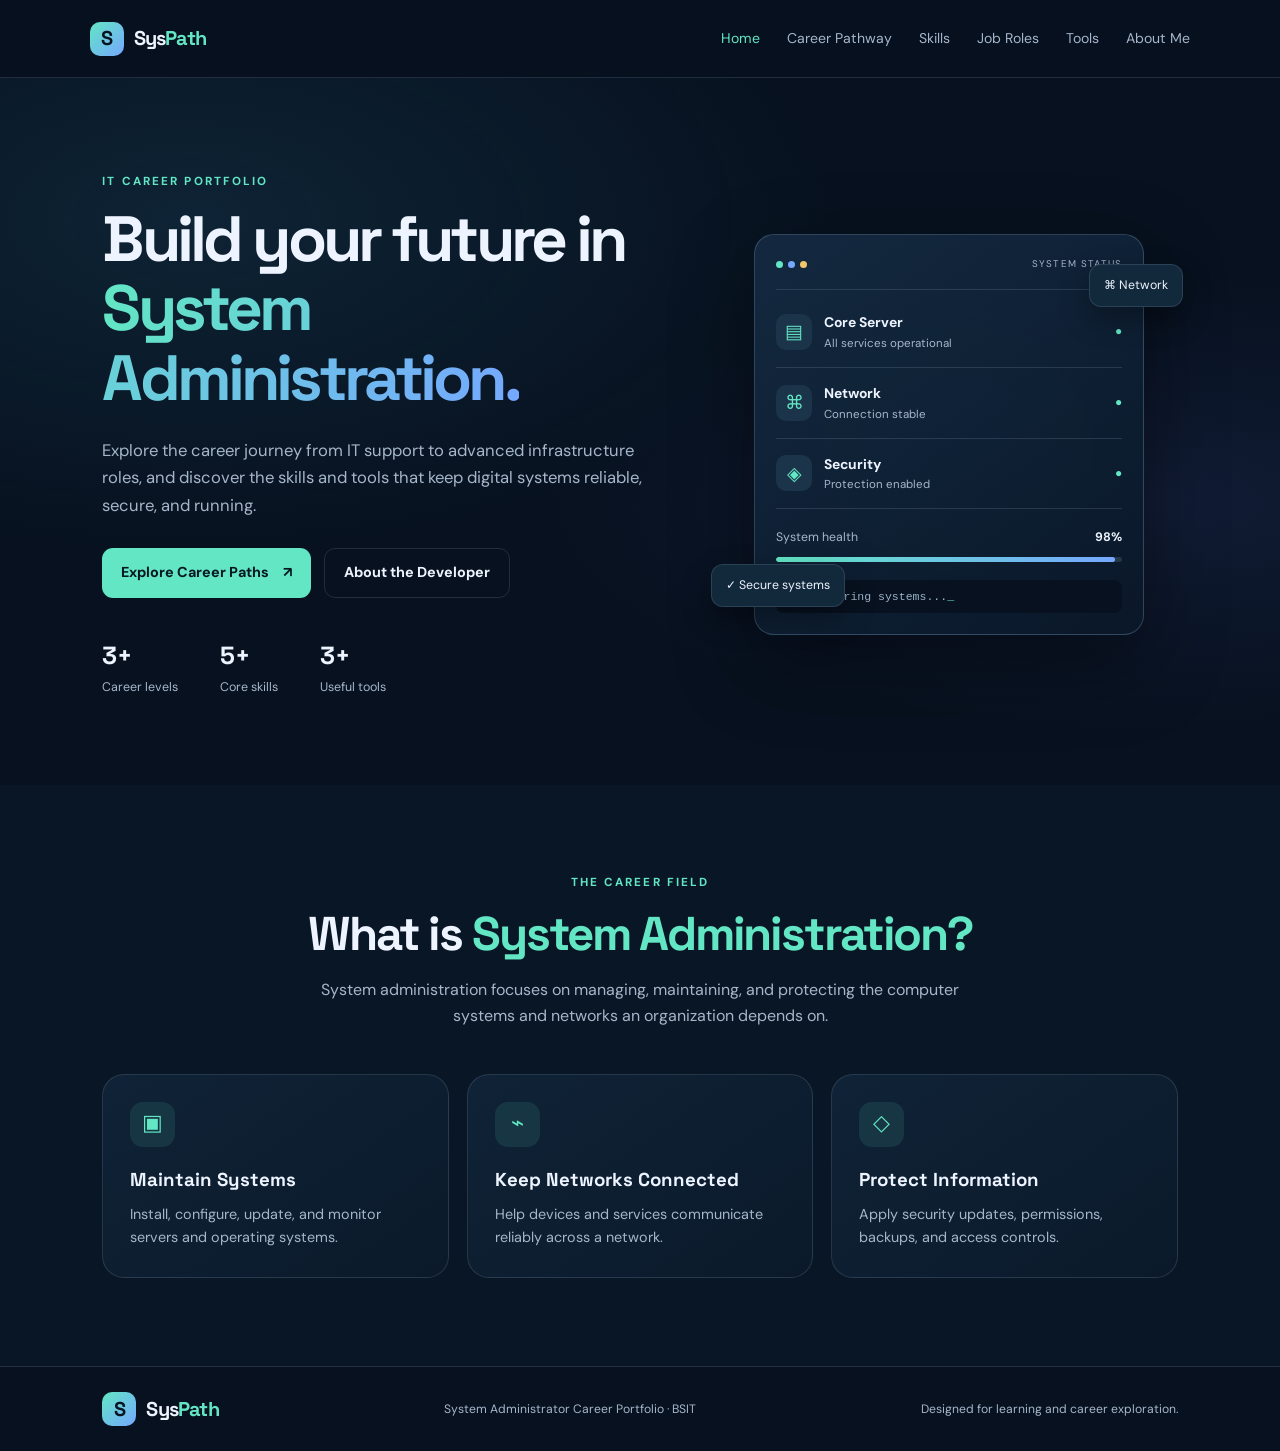
<file: index.html>
<!DOCTYPE html>
<html lang="en">
<head>
  <meta charset="UTF-8">
  <meta name="viewport" content="width=device-width, initial-scale=1.0">
  <meta name="description" content="A student career portfolio exploring System Administration career pathways.">
  <title>SysPath | System Administrator Career Portfolio</title>
  <link rel="stylesheet" href="style.css">
</head>
<body>
  <header class="site-header">
    <a class="brand" href="#home"><span class="brand-mark">S</span><span>Sys<span class="accent">Path</span></span></a>
    <button class="menu-toggle" id="menuToggle" aria-label="Toggle navigation" aria-expanded="false">☰</button>
    <nav id="mainNav" aria-label="Main navigation">
      <a href="index.html" aria-current="page">Home</a>
      <a href="pathway.html">Career Pathway</a>
      <a href="skills.html">Skills</a>
      <a href="roles.html">Job Roles</a>
      <a href="tools.html">Tools</a>
      <a href="about.html">About Me</a>
    </nav>
  </header>

  <main>
    <section class="hero" id="home">
      <div class="hero-content">
        <p class="eyebrow">IT CAREER PORTFOLIO</p>
        <h1>Build your future in <span class="gradient-text">System Administration.</span></h1>
        <p class="hero-copy">Explore the career journey from IT support to advanced infrastructure roles, and discover the skills and tools that keep digital systems reliable, secure, and running.</p>
        <div class="hero-actions">
          <a class="button primary" href="pathway.html">Explore Career Paths <span>↗</span></a>
          <a class="button secondary" href="about.html">About the Developer</a>
        </div>
        <div class="hero-stats">
          <div><strong>3+</strong><span>Career levels</span></div>
          <div><strong>5+</strong><span>Core skills</span></div>
          <div><strong>3+</strong><span>Useful tools</span></div>
        </div>
      </div>

      <div class="hero-visual" aria-label="System administration illustration">
        <div class="orb orb-one"></div>
        <div class="orb orb-two"></div>
        <div class="server-card">
          <div class="server-top"><span></span><span></span><span></span><small>SYSTEM STATUS</small></div>
          <div class="server-row"><div class="server-icon">▤</div><div><b>Core Server</b><small>All services operational</small></div><span class="status">●</span></div>
          <div class="server-row"><div class="server-icon">⌘</div><div><b>Network</b><small>Connection stable</small></div><span class="status">●</span></div>
          <div class="server-row"><div class="server-icon">◈</div><div><b>Security</b><small>Protection enabled</small></div><span class="status">●</span></div>
          <div class="status-line"><span>System health</span><b>98%</b></div>
          <div class="progress"><span></span></div>
          <div class="terminal"><span>$</span> monitoring systems...<i>_</i></div>
        </div>
        <div class="floating-tag tag-top">⌘ Network</div>
        <div class="floating-tag tag-bottom">✓ Secure systems</div>
      </div>
    </section>

    <section class="section intro-section">
      <div class="section-heading">
        <p class="eyebrow">THE CAREER FIELD</p>
        <h2>What is <span class="accent">System Administration?</span></h2>
        <p>System administration focuses on managing, maintaining, and protecting the computer systems and networks an organization depends on.</p>
      </div>
      <div class="feature-grid">
        <article class="feature-card"><div class="feature-icon">▣</div><h3>Maintain Systems</h3><p>Install, configure, update, and monitor servers and operating systems.</p></article>
        <article class="feature-card"><div class="feature-icon">⌁</div><h3>Keep Networks Connected</h3><p>Help devices and services communicate reliably across a network.</p></article>
        <article class="feature-card"><div class="feature-icon">◇</div><h3>Protect Information</h3><p>Apply security updates, permissions, backups, and access controls.</p></article>
      </div>
    </section>

  </main>

  <footer>
    <a class="brand" href="index.html"><span class="brand-mark">S</span><span>Sys<span class="accent">Path</span></span></a>
    <p>System Administrator Career Portfolio · BSIT</p>
    <span>Designed for learning and career exploration.</span>
  </footer>

  <script src="script.js"></script>
</body>
</html>
</file>
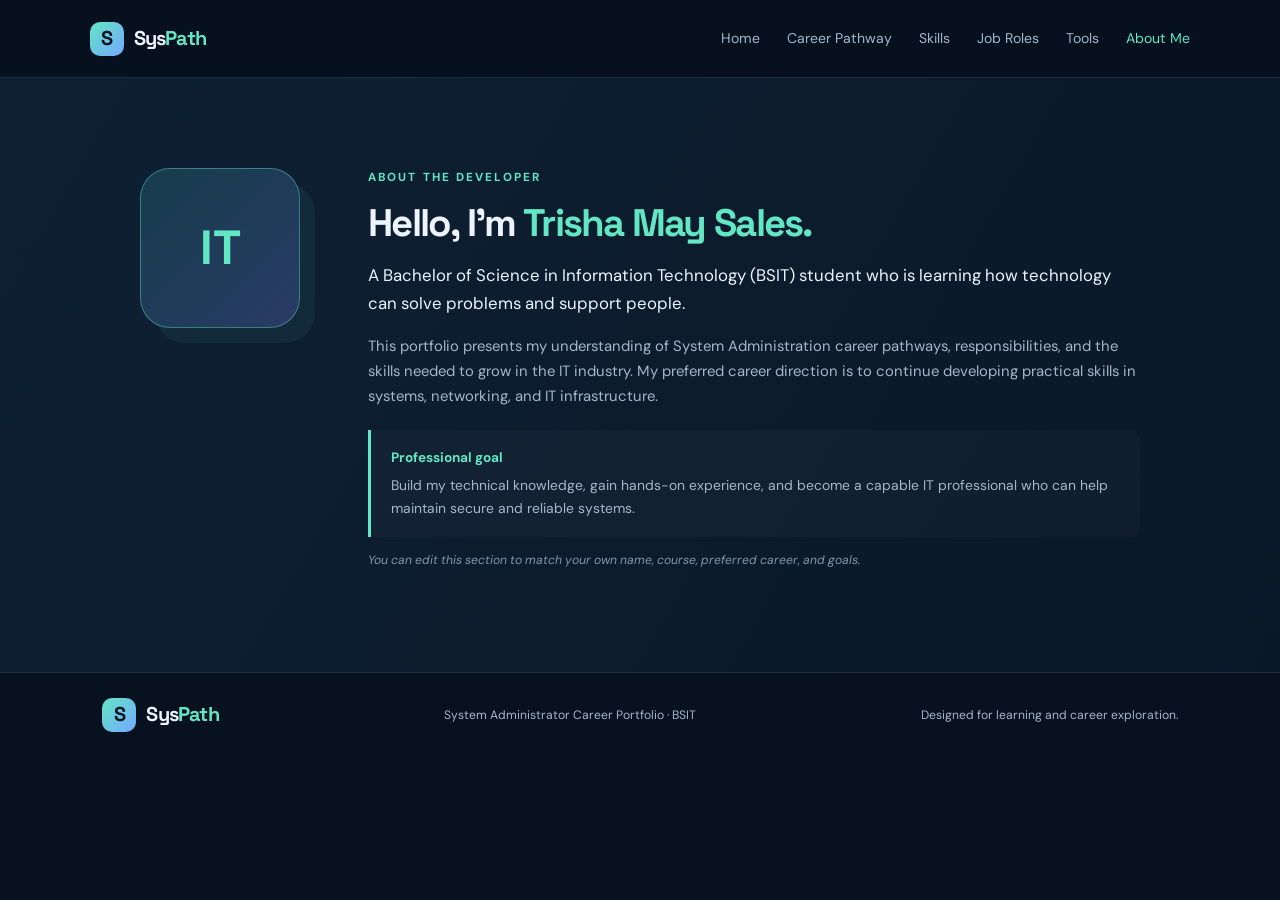
<file: about.html>
<!DOCTYPE html>
<html lang="en">
<head>
  <meta charset="UTF-8">
  <meta name="viewport" content="width=device-width, initial-scale=1.0">
  <meta name="description" content="About the student behind the SysPath career portfolio.">
  <title>About Me | SysPath</title>
  <link rel="stylesheet" href="style.css">
</head>
<body>
  <header class="site-header">
    <a class="brand" href="index.html"><span class="brand-mark">S</span><span>Sys<span class="accent">Path</span></span></a>
    <button class="menu-toggle" id="menuToggle" aria-label="Toggle navigation" aria-expanded="false">☰</button>
    <nav id="mainNav" aria-label="Main navigation">
      <a href="index.html">Home</a><a href="pathway.html">Career Pathway</a><a href="skills.html">Skills</a><a href="roles.html">Job Roles</a><a href="tools.html">Tools</a><a href="about.html" aria-current="page">About Me</a>
    </nav>
  </header>
  <main>
    <section class="about-section">
      <div class="about-inner">
        <div class="about-avatar">IT</div>
        <div class="about-content">
          <p class="eyebrow">ABOUT THE DEVELOPER</p>
          <h1>Hello, I'm <span class="accent">Trisha May Sales.</span></h1>
          <p class="about-lead">A Bachelor of Science in Information Technology (BSIT) student who is learning how technology can solve problems and support people.</p>
          <p>This portfolio presents my understanding of System Administration career pathways, responsibilities, and the skills needed to grow in the IT industry. My preferred career direction is to continue developing practical skills in systems, networking, and IT infrastructure.</p>
          <div class="goal-box"><strong>Professional goal</strong><span>Build my technical knowledge, gain hands-on experience, and become a capable IT professional who can help maintain secure and reliable systems.</span></div>
          <p class="edit-note">You can edit this section to match your own name, course, preferred career, and goals.</p>
        </div>
      </div>
    </section>
  </main>
  <footer><a class="brand" href="index.html"><span class="brand-mark">S</span><span>Sys<span class="accent">Path</span></span></a><p>System Administrator Career Portfolio · BSIT</p><span>Designed for learning and career exploration.</span></footer>
  <script src="script.js"></script>
</body>
</html>
</file>
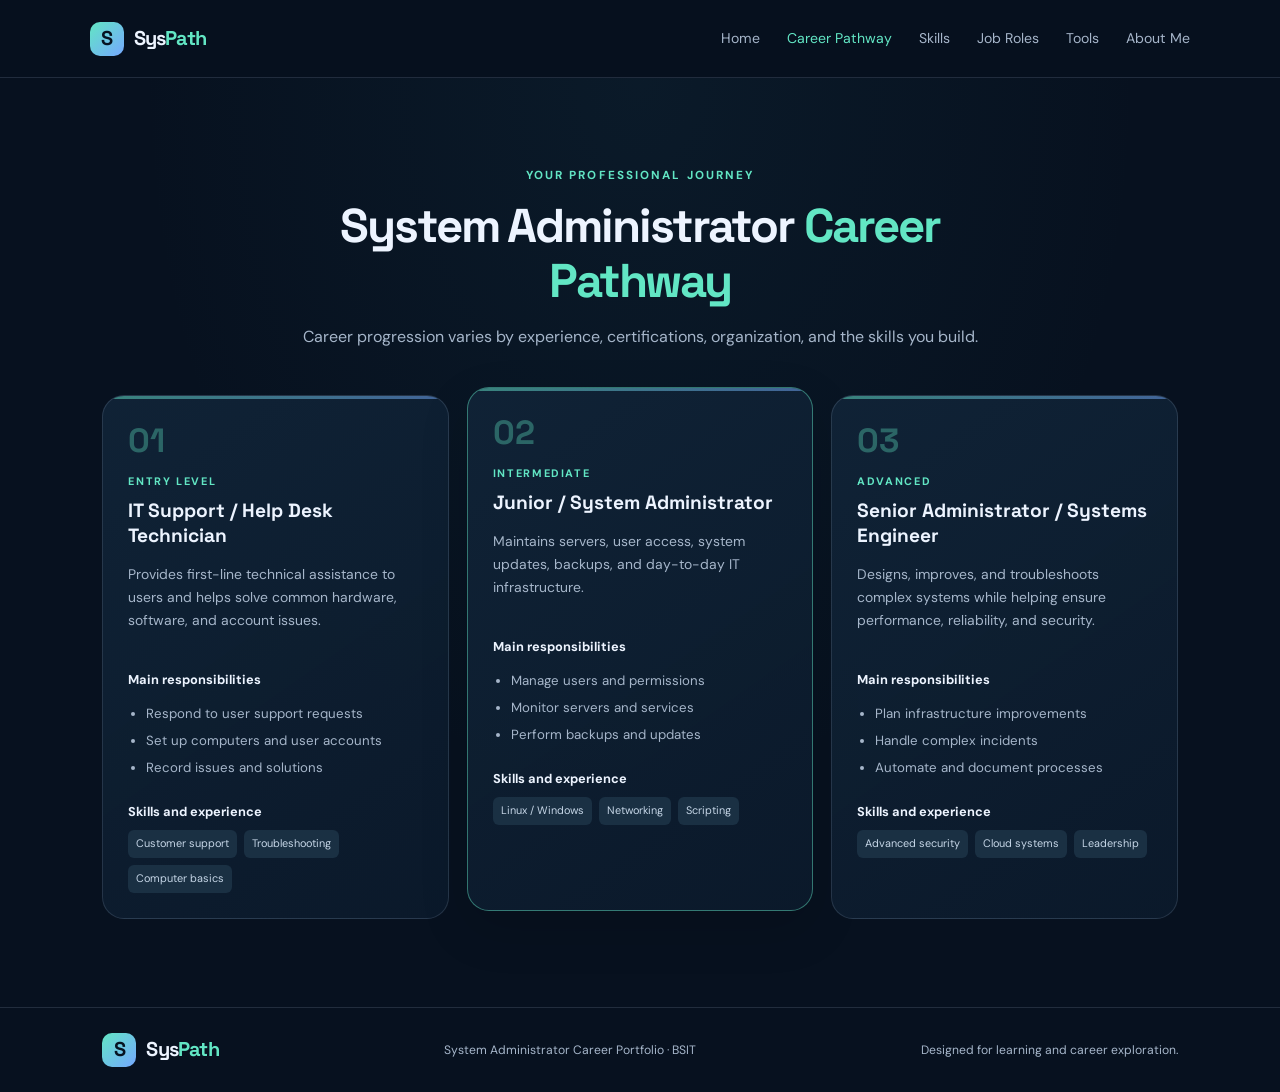
<file: pathway.html>
<!DOCTYPE html>
<html lang="en">
<head>
  <meta charset="UTF-8">
  <meta name="viewport" content="width=device-width, initial-scale=1.0">
  <meta name="description" content="Explore the career pathway to becoming a system administrator.">
  <title>Career Pathway | SysPath</title>
  <link rel="stylesheet" href="style.css">
</head>
<body>
  <header class="site-header">
    <a class="brand" href="index.html"><span class="brand-mark">S</span><span>Sys<span class="accent">Path</span></span></a>
    <button class="menu-toggle" id="menuToggle" aria-label="Toggle navigation" aria-expanded="false">☰</button>
    <nav id="mainNav" aria-label="Main navigation">
      <a href="index.html">Home</a><a href="pathway.html" aria-current="page">Career Pathway</a><a href="skills.html">Skills</a><a href="roles.html">Job Roles</a><a href="tools.html">Tools</a><a href="about.html">About Me</a>
    </nav>
  </header>
  <main>
    <section class="section pathway-section">
      <div class="section-heading">
        <p class="eyebrow">YOUR PROFESSIONAL JOURNEY</p>
        <h1>System Administrator <span class="accent">Career Pathway</span></h1>
        <p>Career progression varies by experience, certifications, organization, and the skills you build.</p>
      </div>
      <div class="timeline">
        <article class="path-card">
          <div class="path-number">01</div><div class="path-label">ENTRY LEVEL</div>
          <h2>IT Support / Help Desk Technician</h2>
          <p>Provides first-line technical assistance to users and helps solve common hardware, software, and account issues.</p>
          <h3>Main responsibilities</h3>
          <ul><li>Respond to user support requests</li><li>Set up computers and user accounts</li><li>Record issues and solutions</li></ul>
          <h3>Skills and experience</h3>
          <div class="chips"><span>Customer support</span><span>Troubleshooting</span><span>Computer basics</span></div>
        </article>
        <article class="path-card featured-path">
          <div class="path-number">02</div><div class="path-label">INTERMEDIATE</div>
          <h2>Junior / System Administrator</h2>
          <p>Maintains servers, user access, system updates, backups, and day-to-day IT infrastructure.</p>
          <h3>Main responsibilities</h3>
          <ul><li>Manage users and permissions</li><li>Monitor servers and services</li><li>Perform backups and updates</li></ul>
          <h3>Skills and experience</h3>
          <div class="chips"><span>Linux / Windows</span><span>Networking</span><span>Scripting</span></div>
        </article>
        <article class="path-card">
          <div class="path-number">03</div><div class="path-label">ADVANCED</div>
          <h2>Senior Administrator / Systems Engineer</h2>
          <p>Designs, improves, and troubleshoots complex systems while helping ensure performance, reliability, and security.</p>
          <h3>Main responsibilities</h3>
          <ul><li>Plan infrastructure improvements</li><li>Handle complex incidents</li><li>Automate and document processes</li></ul>
          <h3>Skills and experience</h3>
          <div class="chips"><span>Advanced security</span><span>Cloud systems</span><span>Leadership</span></div>
        </article>
      </div>
    </section>
  </main>
  <footer><a class="brand" href="index.html"><span class="brand-mark">S</span><span>Sys<span class="accent">Path</span></span></a><p>System Administrator Career Portfolio · BSIT</p><span>Designed for learning and career exploration.</span></footer>
  <script src="script.js"></script>
</body>
</html>
</file>
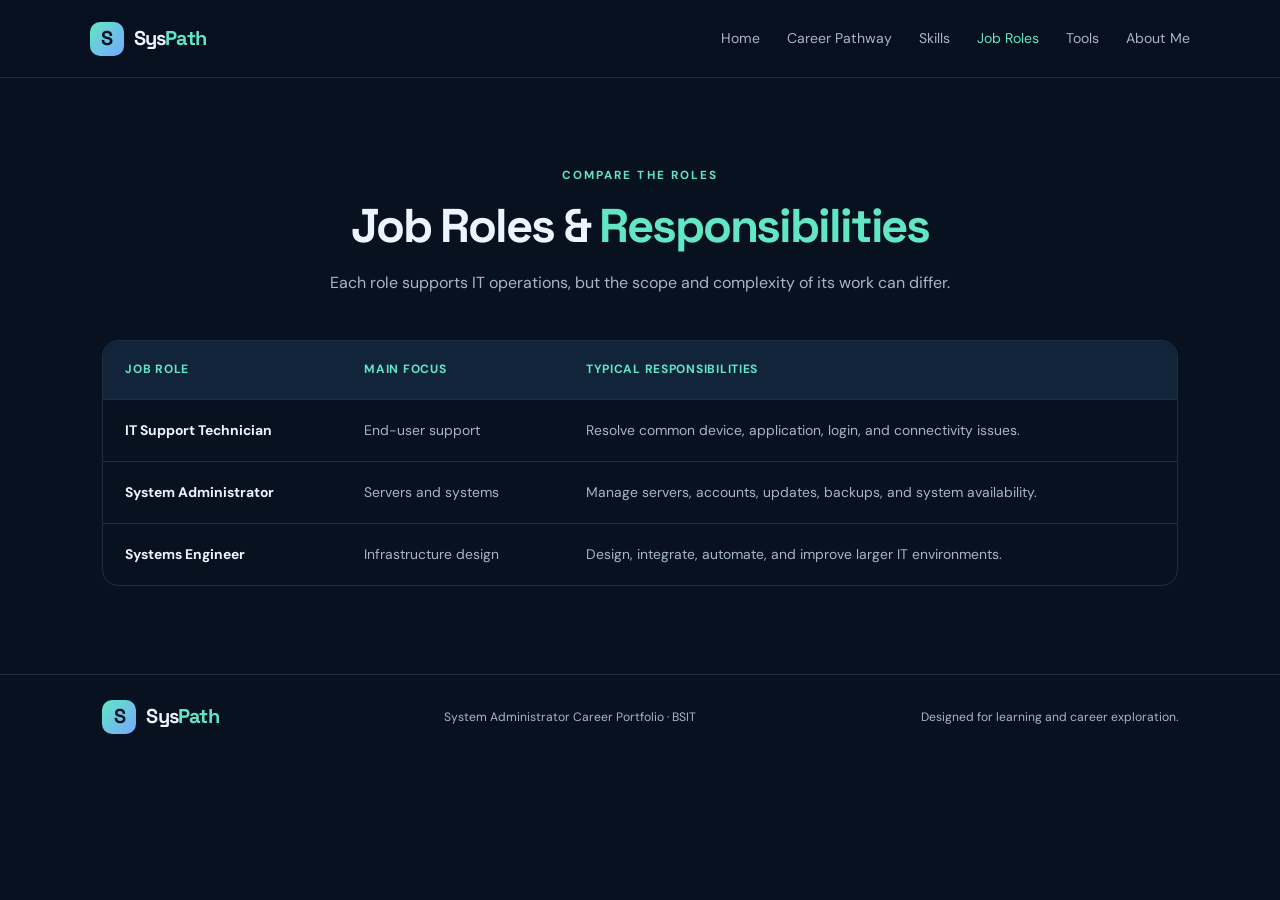
<file: roles.html>
<!DOCTYPE html>
<html lang="en">
<head>
  <meta charset="UTF-8">
  <meta name="viewport" content="width=device-width, initial-scale=1.0">
  <meta name="description" content="Compare system administration job roles and responsibilities.">
  <title>Job Roles | SysPath</title>
  <link rel="stylesheet" href="style.css">
</head>
<body>
  <header class="site-header">
    <a class="brand" href="index.html"><span class="brand-mark">S</span><span>Sys<span class="accent">Path</span></span></a>
    <button class="menu-toggle" id="menuToggle" aria-label="Toggle navigation" aria-expanded="false">☰</button>
    <nav id="mainNav" aria-label="Main navigation">
      <a href="index.html">Home</a><a href="pathway.html">Career Pathway</a><a href="skills.html">Skills</a><a href="roles.html" aria-current="page">Job Roles</a><a href="tools.html">Tools</a><a href="about.html">About Me</a>
    </nav>
  </header>
  <main>
    <section class="section roles-section">
      <div class="section-heading">
        <p class="eyebrow">COMPARE THE ROLES</p>
        <h1>Job Roles &amp; <span class="accent">Responsibilities</span></h1>
        <p>Each role supports IT operations, but the scope and complexity of its work can differ.</p>
      </div>
      <div class="table-wrap">
        <table>
          <thead><tr><th>Job role</th><th>Main focus</th><th>Typical responsibilities</th></tr></thead>
          <tbody>
            <tr><td><span class="table-role">IT Support Technician</span></td><td>End-user support</td><td>Resolve common device, application, login, and connectivity issues.</td></tr>
            <tr><td><span class="table-role">System Administrator</span></td><td>Servers and systems</td><td>Manage servers, accounts, updates, backups, and system availability.</td></tr>
            <tr><td><span class="table-role">Systems Engineer</span></td><td>Infrastructure design</td><td>Design, integrate, automate, and improve larger IT environments.</td></tr>
          </tbody>
        </table>
      </div>
    </section>
  </main>
  <footer><a class="brand" href="index.html"><span class="brand-mark">S</span><span>Sys<span class="accent">Path</span></span></a><p>System Administrator Career Portfolio · BSIT</p><span>Designed for learning and career exploration.</span></footer>
  <script src="script.js"></script>
</body>
</html>
</file>
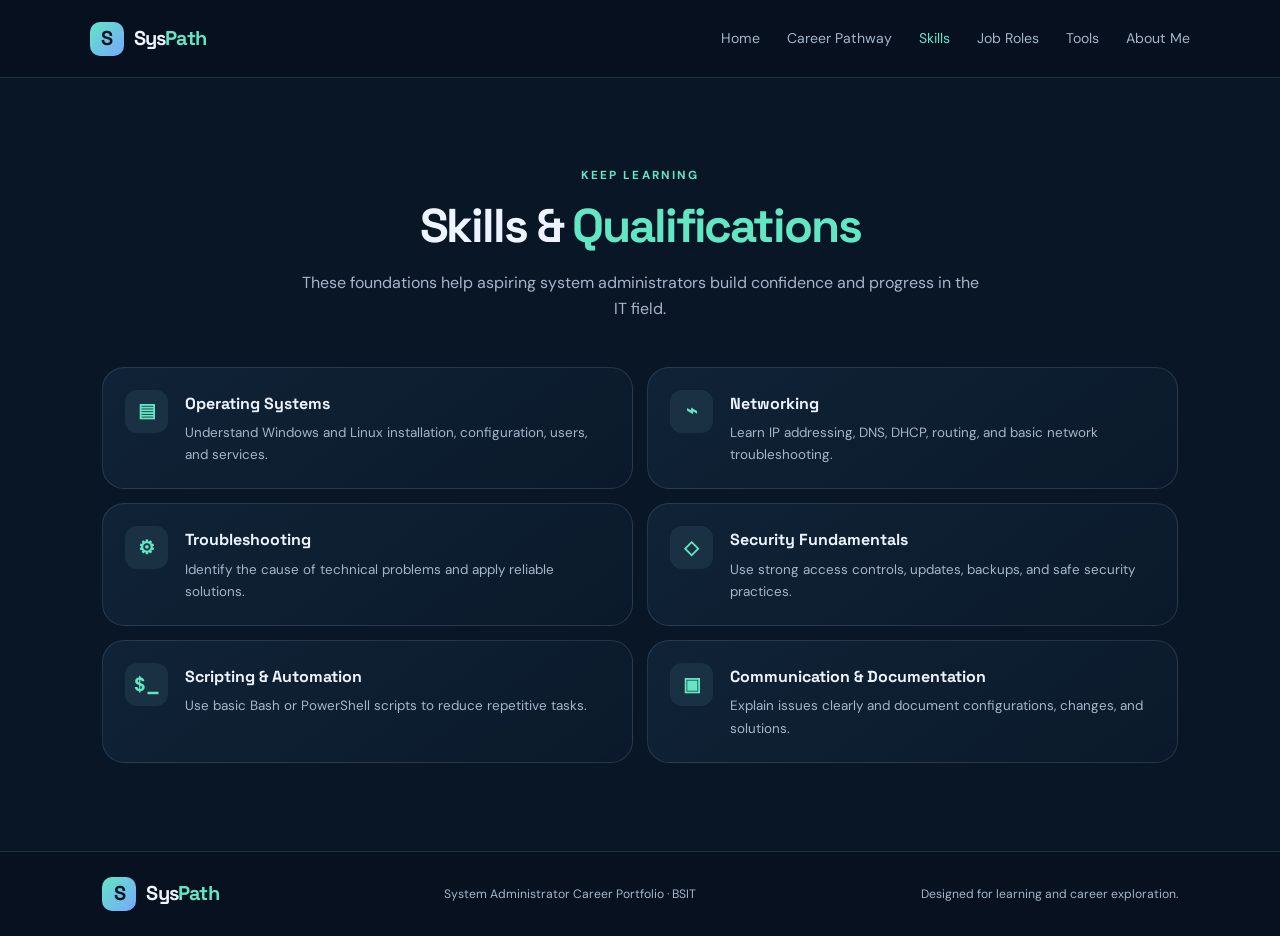
<file: skills.html>
<!DOCTYPE html>
<html lang="en">
<head>
  <meta charset="UTF-8">
  <meta name="viewport" content="width=device-width, initial-scale=1.0">
  <meta name="description" content="Skills and qualifications for aspiring system administrators.">
  <title>Skills | SysPath</title>
  <link rel="stylesheet" href="style.css">
</head>
<body>
  <header class="site-header">
    <a class="brand" href="index.html"><span class="brand-mark">S</span><span>Sys<span class="accent">Path</span></span></a>
    <button class="menu-toggle" id="menuToggle" aria-label="Toggle navigation" aria-expanded="false">☰</button>
    <nav id="mainNav" aria-label="Main navigation">
      <a href="index.html">Home</a><a href="pathway.html">Career Pathway</a><a href="skills.html" aria-current="page">Skills</a><a href="roles.html">Job Roles</a><a href="tools.html">Tools</a><a href="about.html">About Me</a>
    </nav>
  </header>
  <main>
    <section class="section skills-section">
      <div class="section-heading">
        <p class="eyebrow">KEEP LEARNING</p>
        <h1>Skills &amp; <span class="accent">Qualifications</span></h1>
        <p>These foundations help aspiring system administrators build confidence and progress in the IT field.</p>
      </div>
      <div class="skills-grid">
        <article class="skill-card"><span class="skill-icon">▤</span><div><h2>Operating Systems</h2><p>Understand Windows and Linux installation, configuration, users, and services.</p></div></article>
        <article class="skill-card"><span class="skill-icon">⌁</span><div><h2>Networking</h2><p>Learn IP addressing, DNS, DHCP, routing, and basic network troubleshooting.</p></div></article>
        <article class="skill-card"><span class="skill-icon">⚙</span><div><h2>Troubleshooting</h2><p>Identify the cause of technical problems and apply reliable solutions.</p></div></article>
        <article class="skill-card"><span class="skill-icon">◇</span><div><h2>Security Fundamentals</h2><p>Use strong access controls, updates, backups, and safe security practices.</p></div></article>
        <article class="skill-card"><span class="skill-icon">$_</span><div><h2>Scripting &amp; Automation</h2><p>Use basic Bash or PowerShell scripts to reduce repetitive tasks.</p></div></article>
        <article class="skill-card"><span class="skill-icon">▣</span><div><h2>Communication &amp; Documentation</h2><p>Explain issues clearly and document configurations, changes, and solutions.</p></div></article>
      </div>
    </section>
  </main>
  <footer><a class="brand" href="index.html"><span class="brand-mark">S</span><span>Sys<span class="accent">Path</span></span></a><p>System Administrator Career Portfolio · BSIT</p><span>Designed for learning and career exploration.</span></footer>
  <script src="script.js"></script>
</body>
</html>
</file>
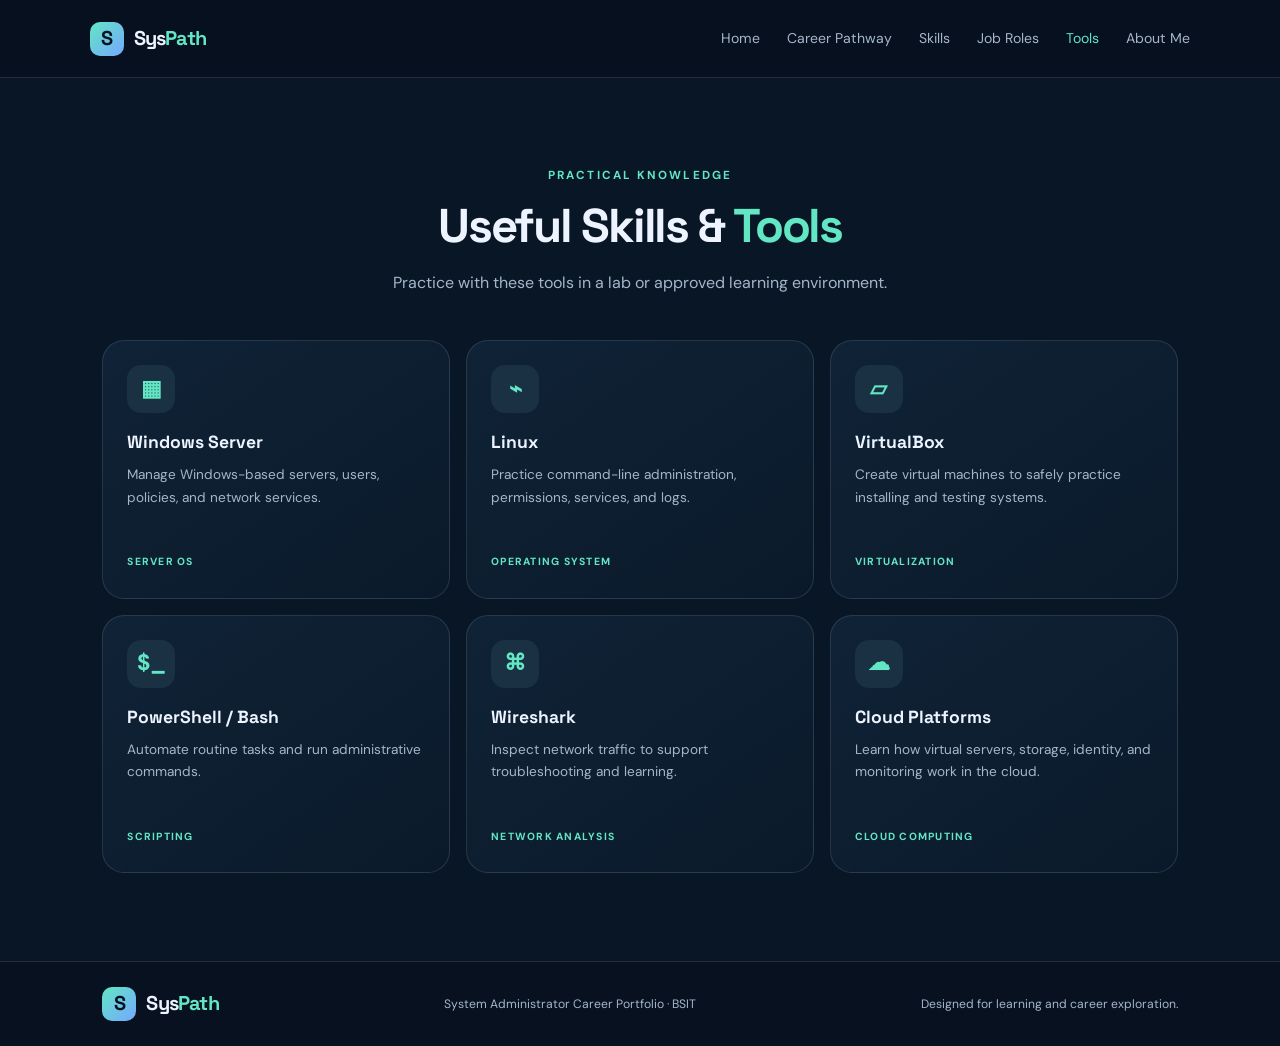
<file: tools.html>
<!DOCTYPE html>
<html lang="en">
<head>
  <meta charset="UTF-8">
  <meta name="viewport" content="width=device-width, initial-scale=1.0">
  <meta name="description" content="Useful tools for learning system administration.">
  <title>Tools | SysPath</title>
  <link rel="stylesheet" href="style.css">
</head>
<body>
  <header class="site-header">
    <a class="brand" href="index.html"><span class="brand-mark">S</span><span>Sys<span class="accent">Path</span></span></a>
    <button class="menu-toggle" id="menuToggle" aria-label="Toggle navigation" aria-expanded="false">☰</button>
    <nav id="mainNav" aria-label="Main navigation">
      <a href="index.html">Home</a><a href="pathway.html">Career Pathway</a><a href="skills.html">Skills</a><a href="roles.html">Job Roles</a><a href="tools.html" aria-current="page">Tools</a><a href="about.html">About Me</a>
    </nav>
  </header>
  <main>
    <section class="section tools-section">
      <div class="section-heading">
        <p class="eyebrow">PRACTICAL KNOWLEDGE</p>
        <h1>Useful Skills &amp; <span class="accent">Tools</span></h1>
        <p>Practice with these tools in a lab or approved learning environment.</p>
      </div>
      <div class="tools-grid">
        <article class="tool-card"><div class="tool-logo windows">▦</div><h2>Windows Server</h2><p>Manage Windows-based servers, users, policies, and network services.</p><span class="tool-type">SERVER OS</span></article>
        <article class="tool-card"><div class="tool-logo linux">⌁</div><h2>Linux</h2><p>Practice command-line administration, permissions, services, and logs.</p><span class="tool-type">OPERATING SYSTEM</span></article>
        <article class="tool-card"><div class="tool-logo vm">▱</div><h2>VirtualBox</h2><p>Create virtual machines to safely practice installing and testing systems.</p><span class="tool-type">VIRTUALIZATION</span></article>
        <article class="tool-card"><div class="tool-logo git">$_</div><h2>PowerShell / Bash</h2><p>Automate routine tasks and run administrative commands.</p><span class="tool-type">SCRIPTING</span></article>
        <article class="tool-card"><div class="tool-logo network">⌘</div><h2>Wireshark</h2><p>Inspect network traffic to support troubleshooting and learning.</p><span class="tool-type">NETWORK ANALYSIS</span></article>
        <article class="tool-card"><div class="tool-logo cloud">☁</div><h2>Cloud Platforms</h2><p>Learn how virtual servers, storage, identity, and monitoring work in the cloud.</p><span class="tool-type">CLOUD COMPUTING</span></article>
      </div>
    </section>
  </main>
  <footer><a class="brand" href="index.html"><span class="brand-mark">S</span><span>Sys<span class="accent">Path</span></span></a><p>System Administrator Career Portfolio · BSIT</p><span>Designed for learning and career exploration.</span></footer>
  <script src="script.js"></script>
</body>
</html>
</file>
<file: style.css>
@import url('https://fonts.googleapis.com/css2?family=DM+Sans:wght@400;500;600;700&family=Space+Grotesk:wght@400;500;600;700&display=swap');

:root {
  --bg: #07111f;
  --panel: #0d1b2c;
  --panel2: #102238;
  --text: #edf4ff;
  --muted: #a6b6ca;
  --line: rgba(185,207,235,.15);
  --accent: #62e6c4;
  --blue: #75a8ff;
  --radius: 22px;
}

* {
  box-sizing: border-box;
  scroll-behavior: smooth;
}

body {
  margin: 0;
  background: var(--bg);
  color: var(--text);
  font-family: 'DM Sans', sans-serif;
  line-height: 1.65;
}

a {
  color: inherit;
  text-decoration: none;
}

.site-header {
  height: 78px;
  padding: 0 7%;
  display: flex;
  align-items: center;
  justify-content: space-between;
  position: sticky;
  top: 0;
  z-index: 10;
  background: rgba(7,17,31,.88);
  backdrop-filter: blur(16px);
  border-bottom: 1px solid var(--line);
}

.brand {
  display: flex;
  align-items: center;
  gap: 10px;
  font-family: 'Space Grotesk', sans-serif;
  font-size: 1.25rem;
  font-weight: 700;
  letter-spacing: -.04em;
}

.brand-mark {
  width: 34px;
  height: 34px;
  display: grid;
  place-items: center;
  border-radius: 10px;
  background: linear-gradient(135deg,var(--accent),var(--blue));
  color: #061321;
  font-weight: 800;
}

.accent {
  color: var(--accent);
}

.site-header nav {
  display: flex;
  align-items: center;
  gap: 27px;
}

.site-header nav a {
  font-size: .88rem;
  color: var(--muted);
  transition: .2s;
}

.site-header nav a:hover {
  color: var(--accent);
}

.site-header nav a[aria-current="page"] {
  color: var(--accent);
}

.menu-toggle {
  display: none;
  cursor: pointer;
  background: transparent;
  color: var(--text);
  border: 1px solid var(--line);
  border-radius: 9px;
  padding: 7px 11px;
  font-size: 1.2rem;
}

.hero {
  padding: 94px 8% 88px;
  min-height: 610px;
  display: grid;
  grid-template-columns: 1.1fr .9fr;
  align-items: center;
  gap: 60px;
  background:
    radial-gradient(ellipse at 15% 20%,rgba(44,119,151,.18),transparent 42%),
    radial-gradient(ellipse at 90% 60%,rgba(84,96,195,.13),transparent 38%);
}

.eyebrow {
  font-size: .73rem;
  font-weight: 700;
  letter-spacing: .18em;
  color: var(--accent);
  margin: 0 0 14px;
}

.hero h1 {
  font-family: 'Space Grotesk', sans-serif;
  font-size: clamp(2.6rem,5vw,4.5rem);
  line-height: 1.08;
  letter-spacing: -.06em;
  margin: 0 0 24px;
  max-width: 690px;
}

.gradient-text {
  background: linear-gradient(100deg,var(--accent),var(--blue));
  background-clip: text;
  color: transparent;
}

.hero-copy {
  font-size: 1.04rem;
  color: var(--muted);
  max-width: 580px;
}

.hero-actions {
  display: flex;
  flex-wrap: wrap;
  gap: 13px;
  margin: 29px 0 38px;
}

.button {
  display: inline-flex;
  align-items: center;
  justify-content: center;
  gap: 14px;
  padding: 12px 19px;
  border-radius: 11px;
  font-weight: 700;
  font-size: .9rem;
  transition: transform .2s, opacity .2s;
}

.button:hover {
  transform: translateY(-2px);
}

.primary {
  background: var(--accent);
  color: #071722;
}

.secondary {
  border: 1px solid var(--line);
  color: var(--text);
}

.hero-stats {
  display: flex;
  gap: 42px;
}

.hero-stats div {
  display: flex;
  flex-direction: column;
}

.hero-stats strong {
  font-family: 'Space Grotesk';
  font-size: 1.55rem;
}

.hero-stats span {
  color: var(--muted);
  font-size: .78rem;
}

.hero-visual {
  position: relative;
  min-height: 370px;
  display: grid;
  place-items: center;
}

.orb {
  position: absolute;
  border-radius: 50%;
  filter: blur(1px);
}

.orb-one {
  width: 320px;
  height: 320px;
  background: radial-gradient(circle,rgba(98,230,196,.14),transparent 68%);
}

.orb-two {
  width: 250px;
  height: 250px;
  border: 1px solid rgba(98,230,196,.18);
}

.server-card {
  position: relative;
  width: min(100%,390px);
  padding: 21px;
  border-radius: 20px;
  background: linear-gradient(145deg,rgba(20,42,65,.96),rgba(10,24,41,.97));
  border: 1px solid rgba(148,187,218,.25);
  box-shadow: 0 28px 80px #0006;
}

.server-top {
  display: flex;
  gap: 5px;
  align-items: center;
  border-bottom: 1px solid var(--line);
  padding-bottom: 16px;
  margin-bottom: 7px;
}

.server-top > span {
  width: 7px;
  height: 7px;
  border-radius: 50%;
  background: #62e6c4;
}

.server-top > span:nth-child(2) {
  background: #75a8ff;
}

.server-top > span:nth-child(3) {
  background: #f4c66a;
}

.server-top small {
  margin-left: auto;
  font-size: .61rem;
  letter-spacing: .12em;
  color: var(--muted);
}

.server-row {
  display: flex;
  align-items: center;
  gap: 12px;
  padding: 14px 0;
  border-bottom: 1px solid var(--line);
}

.server-icon {
  width: 36px;
  height: 36px;
  display: grid;
  place-items: center;
  background: #1b344a;
  color: var(--accent);
  border-radius: 10px;
  font-size: 1.2rem;
}

.server-row div:nth-child(2) {
  display: flex;
  flex-direction: column;
}

.server-row b {
  font-size: .87rem;
}

.server-row small {
  color: var(--muted);
  font-size: .72rem;
}

.status {
  margin-left: auto;
  color: var(--accent);
  font-size: .75rem;
}

.status-line {
  display: flex;
  justify-content: space-between;
  font-size: .77rem;
  margin-top: 18px;
}

.status-line span {
  color: var(--muted);
}

.progress {
  height: 5px;
  background: #24384a;
  border-radius: 9px;
  margin-top: 9px;
  overflow: hidden;
}

.progress span {
  display: block;
  width: 98%;
  height: 100%;
  background: linear-gradient(90deg,var(--accent),var(--blue));
  border-radius: 9px;
}

.terminal {
  background: #07111f;
  padding: 10px 12px;
  border-radius: 8px;
  margin-top: 18px;
  font: .72rem monospace;
  color: #9db4c9;
}

.terminal span,
.terminal i {
  color: var(--accent);
}

.terminal i {
  font-style: normal;
}

.floating-tag {
  position: absolute;
  background: #12283b;
  border: 1px solid var(--line);
  padding: 10px 14px;
  border-radius: 12px;
  font-size: .77rem;
  box-shadow: 0 12px 30px #0005;
}

.tag-top {
  top: 30px;
  right: -5px;
}

.tag-bottom {
  bottom: 28px;
  left: -10px;
}

.section {
  padding: 88px 8%;
}

.section-heading {
  max-width: 680px;
  margin: 0 auto 44px;
  text-align: center;
}

.section-heading h1,
.section-heading h2,
.about-content h1,
.about-content h2,
.closing-cta h2 {
  font-family: 'Space Grotesk', sans-serif;
  font-size: clamp(2rem,3.7vw,3rem);
  line-height: 1.15;
  letter-spacing: -.045em;
  margin: 0 0 16px;
}

.section-heading > p:last-child {
  color: var(--muted);
  margin: 0;
}

.intro-section,
.skills-section,
.tools-section {
  background: #091625;
}

.feature-grid {
  display: grid;
  grid-template-columns: repeat(3,1fr);
  gap: 18px;
  max-width: 1100px;
  margin: auto;
}

.feature-card,
.path-card,
.skill-card,
.tool-card {
  min-width: 0;
  background: linear-gradient(145deg,rgba(17,36,56,.92),rgba(11,26,43,.96));
  border: 1px solid var(--line);
  border-radius: var(--radius);
}

.feature-card {
  padding: 27px;
}

.feature-icon {
  width: 45px;
  height: 45px;
  display: grid;
  place-items: center;
  background: rgba(98,230,196,.1);
  border-radius: 13px;
  color: var(--accent);
  font-size: 1.35rem;
}

.feature-card h3,
.skill-card h2,
.skill-card h3,
.tool-card h2,
.tool-card h3 {
  font-family: 'Space Grotesk';
  margin: 18px 0 7px;
}

.feature-card p,
.skill-card p,
.tool-card p {
  font-size: .9rem;
  color: var(--muted);
  margin: 0;
}

.pathway-section {
  background: radial-gradient(ellipse at 50% 0%,rgba(35,92,114,.12),transparent 55%);
}

.timeline {
  display: grid;
  grid-template-columns: repeat(3,1fr);
  gap: 18px;
  max-width: 1200px;
  margin: auto;
  align-items: stretch;
}

.path-card {
  padding: 25px;
  position: relative;
  overflow: hidden;
}

.path-card:before {
  content: "";
  height: 3px;
  position: absolute;
  top: 0;
  left: 0;
  right: 0;
  background: linear-gradient(90deg,var(--accent),var(--blue));
  opacity: .5;
}

.featured-path {
  border-color: rgba(98,230,196,.45);
  transform: translateY(-8px);
  box-shadow: 0 18px 50px #0002;
}

.path-number {
  font-family: 'Space Grotesk';
  font-size: 2.1rem;
  font-weight: 700;
  color: rgba(98,230,196,.35);
  line-height: 1.2;
}

.path-label {
  font-size: .68rem;
  letter-spacing: .15em;
  color: var(--accent);
  font-weight: 700;
  margin-top: 12px;
}

.path-card h2 {
  font-family: 'Space Grotesk';
  font-size: 1.2rem;
  line-height: 1.3;
  margin: 8px 0 13px;
}

.path-card h3 {
  font-size: .8rem;
  margin: 22px 0 8px;
}

.path-card p {
  font-size: .87rem;
  color: var(--muted);
  min-height: 84px;
}

.path-card h4 {
  font-size: .8rem;
  margin: 22px 0 8px;
}

.path-card ul {
  padding-left: 18px;
  color: var(--muted);
  font-size: .83rem;
}

.path-card li {
  margin: 5px 0;
}

.chips {
  display: flex;
  gap: 7px;
  flex-wrap: wrap;
}

.chips span {
  font-size: .68rem;
  padding: 5px 8px;
  border-radius: 6px;
  background: #1a3043;
  color: #c6d6e7;
}

.skills-grid {
  max-width: 1100px;
  margin: auto;
  display: grid;
  grid-template-columns: repeat(2,1fr);
  gap: 14px;
}

.skill-card {
  display: flex;
  gap: 17px;
  padding: 22px;
}

.skill-icon {
  flex: 0 0 43px;
  width: 43px;
  height: 43px;
  display: grid;
  place-items: center;
  background: #1a3043;
  border-radius: 12px;
  color: var(--accent);
  font-size: 1.2rem;
  font-weight: 700;
}

.skill-card h2,
.skill-card h3 {
  margin: 1px 0 5px;
  font-size: 1rem;
}

.skill-card p {
  font-size: .84rem;
}

.table-wrap {
  max-width: 1100px;
  width: 100%;
  margin: auto;
  overflow-x: auto;
  -webkit-overflow-scrolling: touch;
  border: 1px solid var(--line);
  border-radius: 16px;
}

table {
  width: 100%;
  border-collapse: collapse;
  text-align: left;
  min-width: 650px;
}

th {
  font-size: .75rem;
  letter-spacing: .06em;
  text-transform: uppercase;
  color: var(--accent);
  background: #12243a;
}

th,
td {
  padding: 19px 22px;
  border-bottom: 1px solid var(--line);
}

td {
  font-size: .87rem;
  color: var(--muted);
}

tbody tr:last-child td {
  border-bottom: 0;
}

tbody tr:hover {
  background: #ffffff05;
}

.table-role {
  font-weight: 700;
  color: var(--text);
}

.tools-grid {
  max-width: 1100px;
  margin: auto;
  display: grid;
  grid-template-columns: repeat(3,1fr);
  gap: 16px;
}

.tool-card {
  padding: 24px;
}

.tool-logo {
  width: 48px;
  height: 48px;
  display: grid;
  place-items: center;
  border-radius: 14px;
  background: #1a3043;
  color: var(--accent);
  font-size: 1.4rem;
  font-weight: 700;
}

.tool-card h2,
.tool-card h3 {
  margin: 15px 0 7px;
  font-size: 1.1rem;
}

.tool-card p {
  min-height: 72px;
  font-size: .85rem;
}

.tool-type {
  display: inline-block;
  margin-top: 17px;
  color: var(--accent);
  font-size: .65rem;
  font-weight: 700;
  letter-spacing: .12em;
}

.about-section {
  padding: 90px 8%;
  background: linear-gradient(120deg,#0e2134,#0a1727);
}

.about-inner {
  max-width: 1000px;
  margin: auto;
  display: grid;
  grid-template-columns: 180px 1fr;
  gap: 48px;
  align-items: start;
}

.about-avatar {
  width: 160px;
  height: 160px;
  border-radius: 30px;
  display: grid;
  place-items: center;
  background: linear-gradient(135deg,#163c4b,#293b66);
  border: 1px solid rgba(98,230,196,.4);
  font-family: 'Space Grotesk';
  font-size: 3rem;
  font-weight: 700;
  color: var(--accent);
  box-shadow: 15px 15px 0 rgba(98,230,196,.06);
}

.about-content h1,
.about-content h2 {
  font-size: 2.4rem;
}

.about-content > p:not(.eyebrow) {
  color: var(--muted);
  font-size: .93rem;
}

.about-lead {
  font-size: 1.05rem !important;
  color: var(--text) !important;
}

.goal-box {
  display: flex;
  flex-direction: column;
  gap: 5px;
  padding: 17px 20px;
  margin-top: 22px;
  border-left: 3px solid var(--accent);
  background: #ffffff06;
  border-radius: 0 10px 10px 0;
}

.goal-box strong {
  color: var(--accent);
  font-size: .85rem;
}

.goal-box span {
  font-size: .87rem;
  color: var(--muted);
}

.edit-note {
  font-size: .76rem !important;
  color: #8296ac !important;
  font-style: italic;
}

.closing-cta {
  text-align: center;
  padding: 75px 8%;
  background: radial-gradient(ellipse at 50% 100%,rgba(98,230,196,.1),transparent 60%);
}

.closing-cta h2 {
  max-width: 650px;
  margin: 0 auto 25px;
}

footer {
  display: flex;
  align-items: center;
  justify-content: space-between;
  gap: 20px;
  padding: 25px 8%;
  border-top: 1px solid var(--line);
  color: var(--muted);
  font-size: .76rem;
}

footer .brand {
  color: var(--text);
}

footer p {
  margin: 0;
}

@media (max-width: 900px) {
  .site-header { padding: 0 5%; }
  .hero { padding: 75px 6%; gap: 25px; }
  .section { padding: 72px 6%; }
  .timeline { gap: 12px; }
  .path-card { padding: 20px; }
  .tools-grid { grid-template-columns: repeat(2,1fr); }
}

@media (max-width: 820px) {
  .site-header { height: 68px; }
  .menu-toggle {
    display: block;
  }

  .site-header nav {
    display: none;
    position: absolute;
    top: 67px;
    left: 0;
    right: 0;
    background: #0b1929;
    border-bottom: 1px solid var(--line);
    padding: 16px 6% 22px;
    flex-direction: column;
    align-items: stretch;
    gap: 0;
  }

  .site-header nav.open {
    display: flex;
  }

  .site-header nav a {
    font-size: .95rem;
    padding: 11px 0;
    border-bottom: 1px solid var(--line);
  }

  .site-header nav a:last-child {
    border-bottom: 0;
  }
}

@media (max-width: 700px) {
  .hero {
    grid-template-columns: 1fr;
    padding: 65px 6% 55px;
    gap: 30px;
  }

  .hero h1 { font-size: clamp(2.15rem, 8vw, 2.8rem); }
  .hero-visual { min-height: 340px; }
  .server-card { width: min(100%,370px); }
  .tag-top { right: 0; }
  .tag-bottom { left: 0; }
  .hero-stats { gap: 28px; }
  .section { padding: 65px 6%; }

  .feature-grid,
  .timeline {
    grid-template-columns: 1fr;
  }

  .featured-path { transform: none; }
  .path-card p { min-height: 0; }
  .skills-grid { grid-template-columns: 1fr; }
  .tools-grid { grid-template-columns: 1fr; }
  .tool-card p { min-height: 0; }
  .about-section { padding: 65px 6%; }

  .about-inner {
    grid-template-columns: 1fr;
    gap: 30px;
  }

  .about-avatar {
    width: 100px;
    height: 100px;
    border-radius: 22px;
    font-size: 2.2rem;
  }

  .about-content h1,
  .about-content h2 { font-size: 2rem; }
  .closing-cta { padding: 65px 6%; }

  footer {
    padding: 25px 6%;
    flex-direction: column;
    align-items: flex-start;
    gap: 10px;
  }

  footer p { order: 2; }
  footer > span { order: 3; }
}

@media (prefers-reduced-motion: reduce) {
  * {
    scroll-behavior: auto !important;
    transition: none !important;
  }
}
</file>
